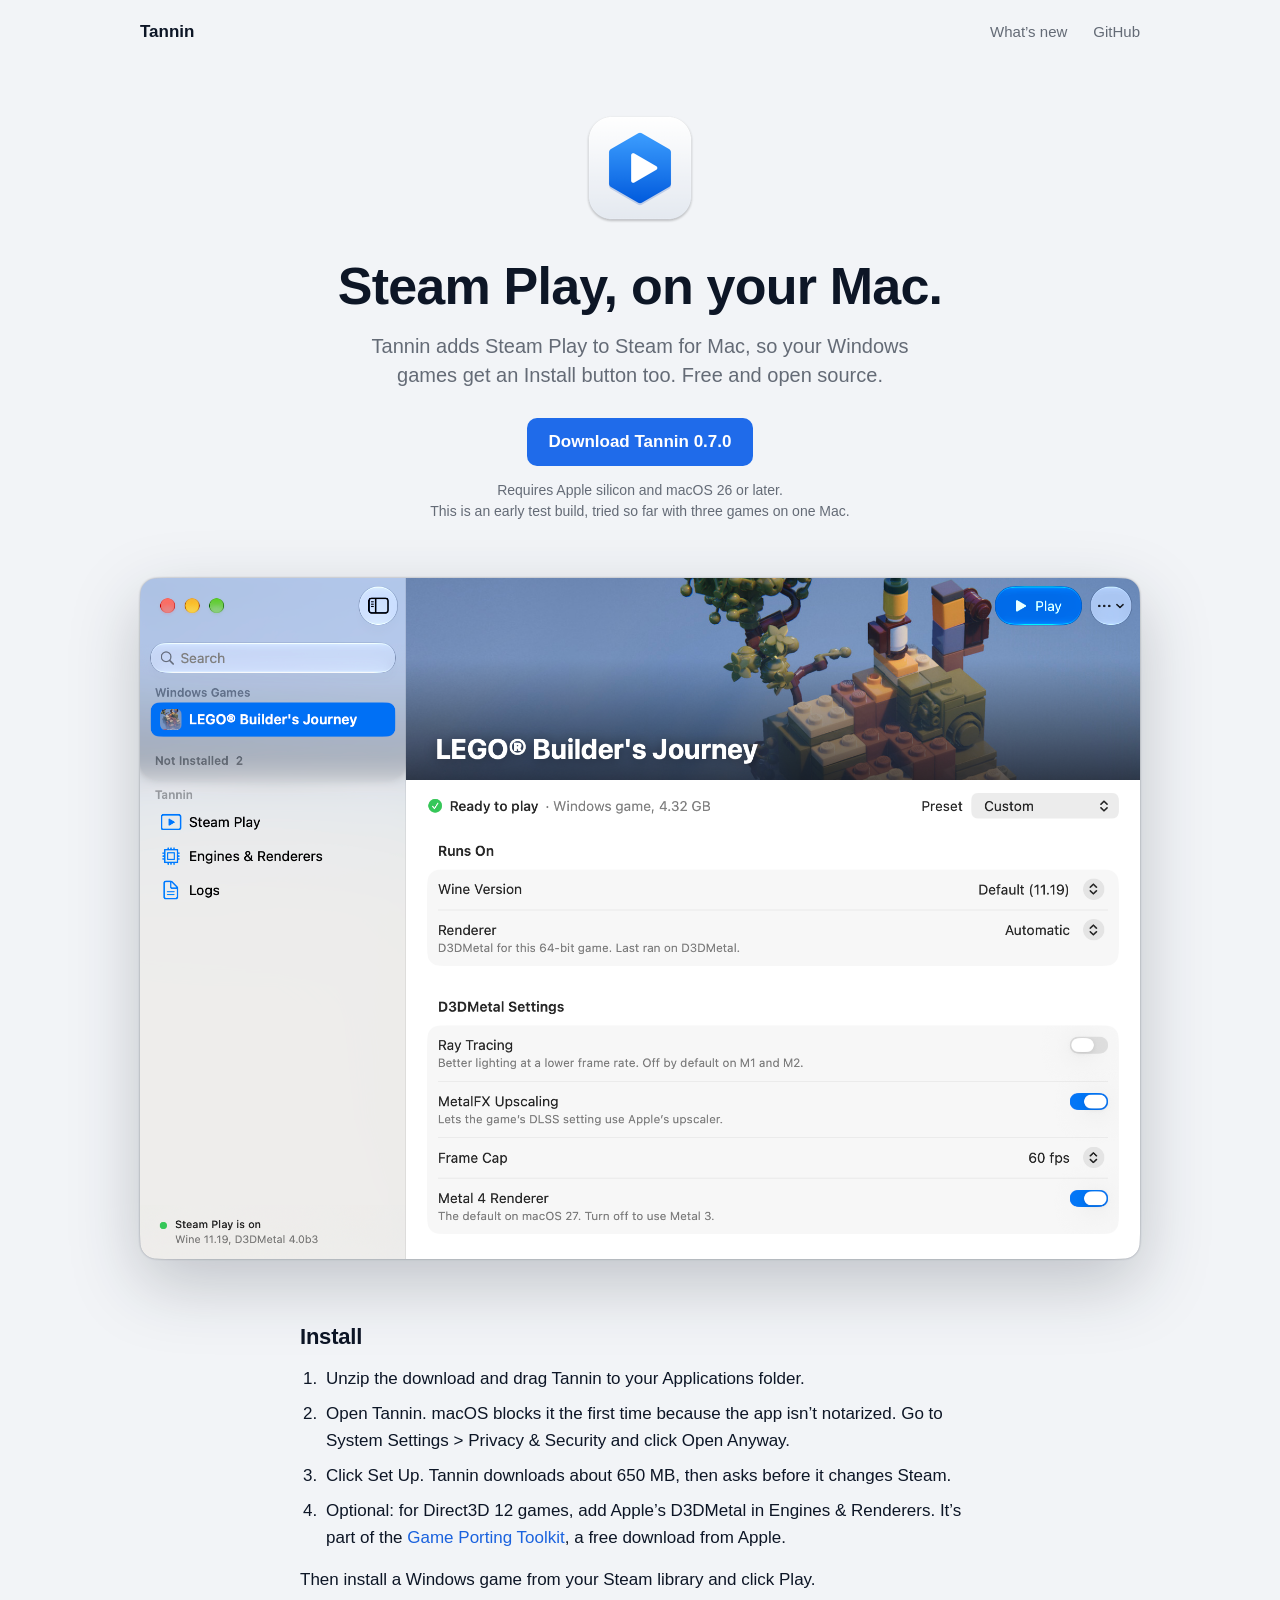
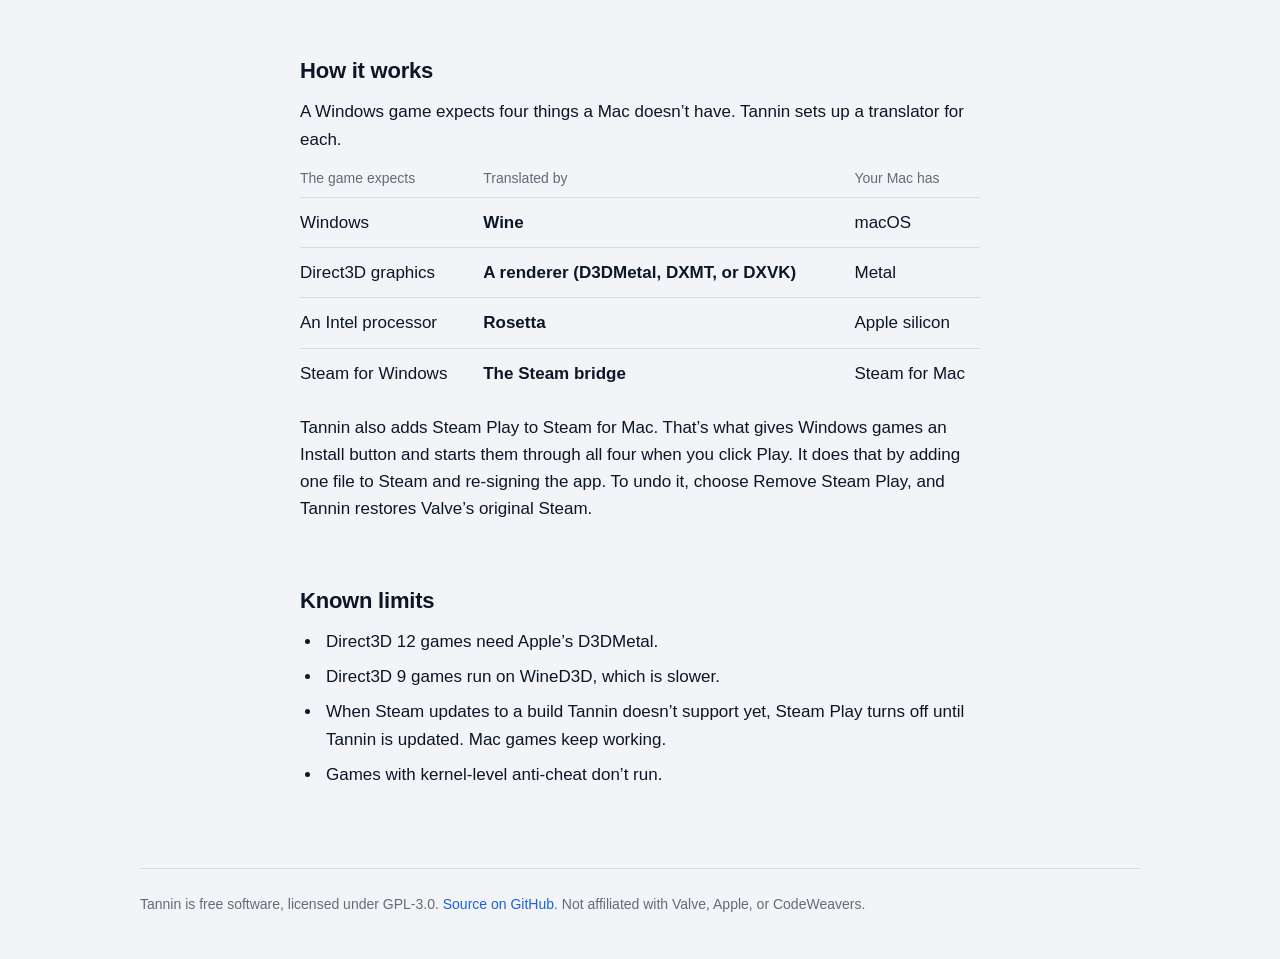
<file: docs/index.html>
<!doctype html>
<html lang="en">
<head>
<meta charset="utf-8">
<meta name="viewport" content="width=device-width, initial-scale=1">
<title>Tannin: Steam Play, on your Mac</title>
<meta name="description" content="Tannin adds Steam Play to Steam for Mac, so your Windows games get an Install button too. Free and open source.">
<meta property="og:title" content="Tannin: Steam Play, on your Mac">
<meta property="og:description" content="Tannin adds Steam Play to Steam for Mac, so your Windows games get an Install button too. Free and open source.">
<meta property="og:image" content="https://lantelyes.github.io/tannin/screenshots/game-light.png">
<link rel="icon" href="icon.png">
<link rel="stylesheet" href="site.css">
</head>
<body>

<header class="wrap nav">
  <span class="name">Tannin</span>
  <nav class="links" aria-label="Site">
    <a href="whats-new.html">What’s new</a>
    <a href="https://github.com/lantelyes/tannin">GitHub</a>
  </nav>
</header>

<main>
  <div class="wrap hero">
    <img class="icon" src="icon.png" width="128" height="128" alt="">
    <h1>Steam Play, on your Mac.</h1>
    <p class="sub">Tannin adds Steam Play to Steam for Mac, so your Windows games get an Install button too. Free and open source.</p>
    <!-- scripts/release.sh rewrites the next line for each release. -->
    <a class="btn" href="https://github.com/lantelyes/tannin/releases/download/v0.7.0/Tannin-0.7.0.zip">Download Tannin 0.7.0</a>
    <p class="fine">Requires Apple silicon and macOS 26 or later.<br>This is an early test build, tried so far with three games on one Mac.</p>
  </div>

  <div class="wrap">
    <picture>
      <source media="(prefers-color-scheme: dark)" srcset="screenshots/game-dark.png">
      <img class="shot" src="screenshots/game-light.png" width="1880" height="1280" alt="Tannin’s window, with Windows games in the sidebar and one game’s page showing its artwork, a Play button, its Wine version, its renderer, and its settings">
    </picture>
  </div>

  <div class="col">
    <section>
      <h2>Install</h2>
      <ol>
        <li>Unzip the download and drag Tannin to your Applications folder.</li>
        <li>Open Tannin. macOS blocks it the first time because the app isn’t notarized. Go to System Settings &gt; Privacy &amp; Security and click Open Anyway.</li>
        <li>Click Set Up. Tannin downloads about 650 MB, then asks before it changes Steam.</li>
        <li>Optional: for Direct3D 12 games, add Apple’s D3DMetal in Engines &amp; Renderers. It’s part of the <a href="https://developer.apple.com/download/all/?q=game%20porting%20toolkit">Game Porting Toolkit</a>, a free download from Apple.</li>
      </ol>
      <p>Then install a Windows game from your Steam library and click Play.</p>
    </section>

    <section>
      <h2>How it works</h2>
      <p>A Windows game expects four things a Mac doesn’t have. Tannin sets up a translator for each.</p>
      <div class="pairs">
        <table>
          <thead>
            <tr><th scope="col">The game expects</th><th scope="col">Translated by</th><th scope="col">Your Mac has</th></tr>
          </thead>
          <tbody>
            <tr><td>Windows</td><td>Wine</td><td>macOS</td></tr>
            <tr><td>Direct3D graphics</td><td>A renderer (D3DMetal, DXMT, or DXVK)</td><td>Metal</td></tr>
            <tr><td>An Intel processor</td><td>Rosetta</td><td>Apple silicon</td></tr>
            <tr><td>Steam for Windows</td><td>The Steam bridge</td><td>Steam for Mac</td></tr>
          </tbody>
        </table>
      </div>
      <p>Tannin also adds Steam Play to Steam for Mac. That’s what gives Windows games an Install button and starts them through all four when you click Play. It does that by adding one file to Steam and re-signing the app. To undo it, choose Remove Steam Play, and Tannin restores Valve’s original Steam.</p>
    </section>

    <section>
      <h2>Known limits</h2>
      <ul>
        <li>Direct3D 12 games need Apple’s D3DMetal.</li>
        <li>Direct3D 9 games run on WineD3D, which is slower.</li>
        <li>When Steam updates to a build Tannin doesn’t support yet, Steam Play turns off until Tannin is updated. Mac games keep working.</li>
        <li>Games with kernel-level anti-cheat don’t run.</li>
      </ul>
    </section>
  </div>
</main>

<footer class="wrap foot">
  Tannin is free software, licensed under GPL-3.0. <a href="https://github.com/lantelyes/tannin">Source on GitHub</a>. Not affiliated with Valve, Apple, or CodeWeavers.
</footer>

</body>
</html>
</file>
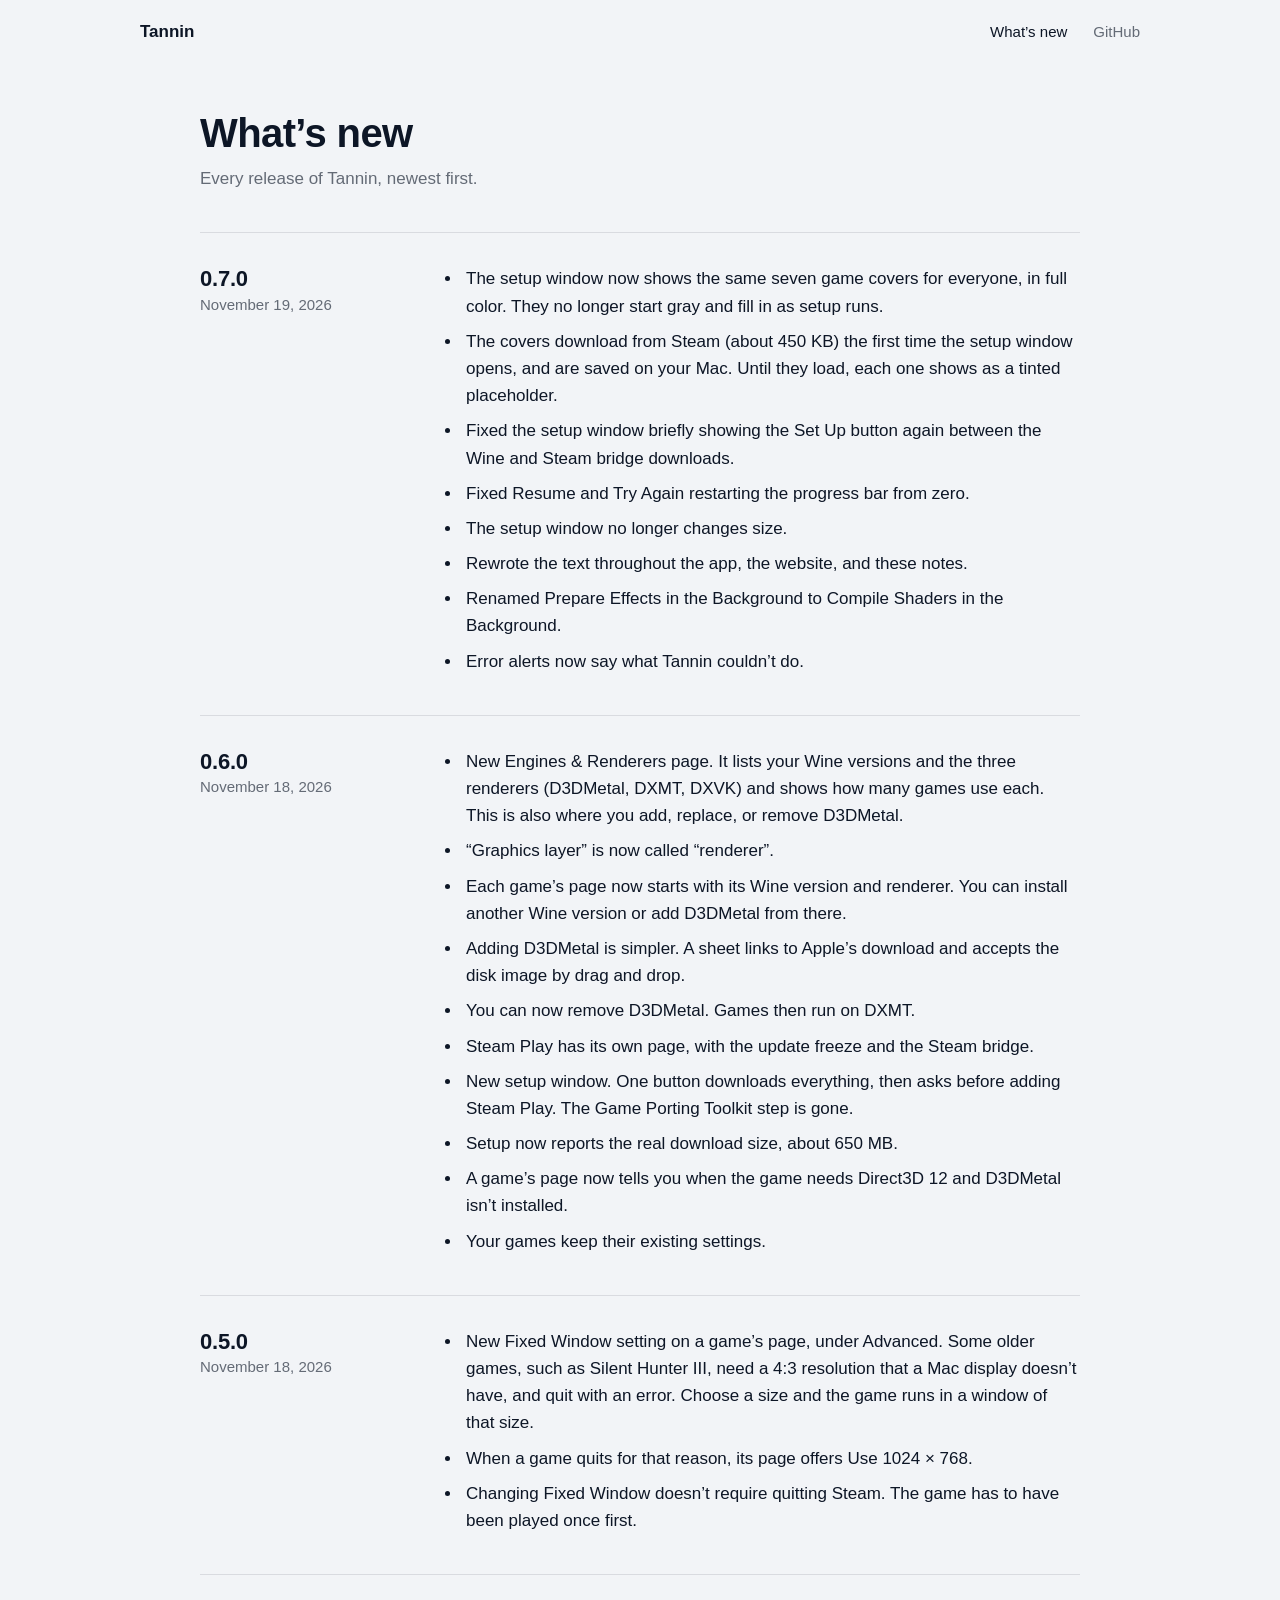
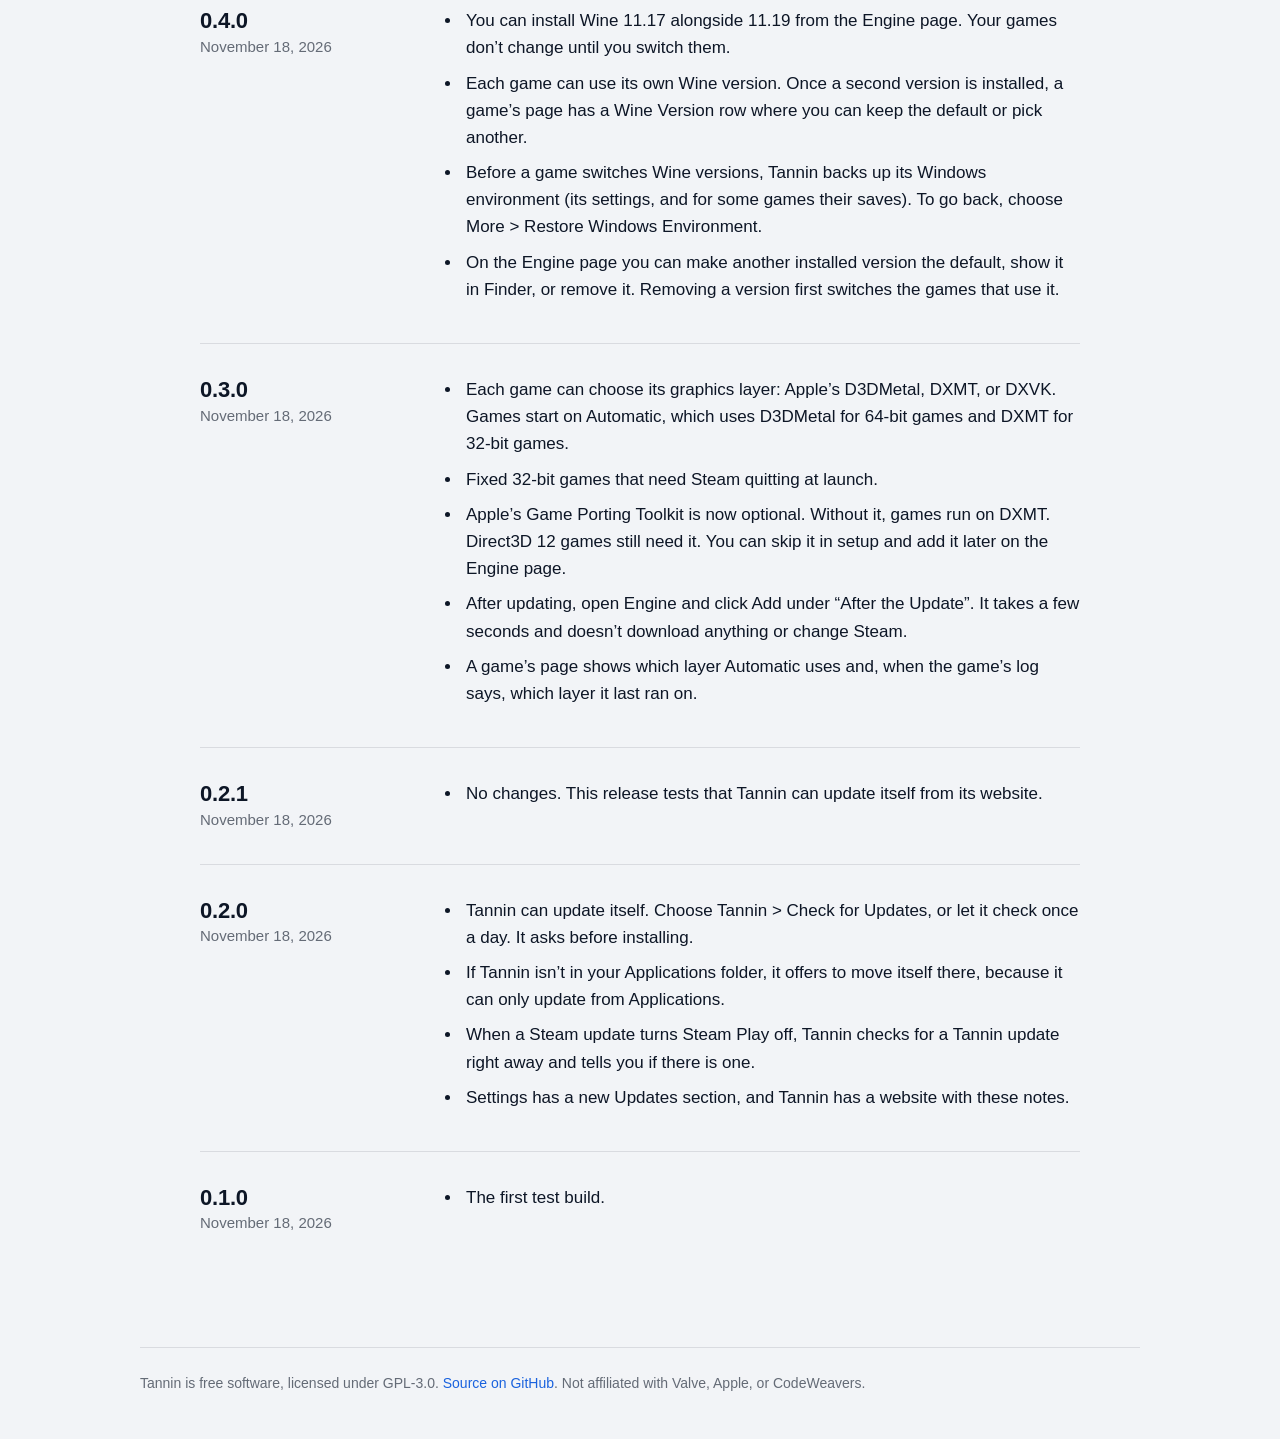
<file: docs/whats-new.html>
<!doctype html>
<html lang="en">
<head>
<meta charset="utf-8">
<meta name="viewport" content="width=device-width, initial-scale=1">
<title>What’s new in Tannin</title>
<meta name="description" content="Every release of Tannin, newest first.">
<link rel="icon" href="icon.png">
<link rel="stylesheet" href="site.css">
</head>
<body>
<!-- Written by scripts/make-notes.swift from CHANGELOG.md. Change the notes there, not here. -->

<header class="wrap nav">
  <a class="name" href="./">Tannin</a>
  <nav class="links" aria-label="Site">
    <a href="whats-new.html" aria-current="page">What’s new</a>
    <a href="https://github.com/lantelyes/tannin">GitHub</a>
  </nav>
</header>

<main class="news">
  <h1>What’s new</h1>
  <p class="lead">Every release of Tannin, newest first.</p>
  <section class="rel">
    <div>
      <h2>0.7.0</h2>
      <div class="date">November 19, 2026</div>
    </div>
    <div class="changes">
<ul>
  <li>The setup window now shows the same seven game covers for everyone, in full color. They no longer start gray and fill in as setup runs.</li>
  <li>The covers download from Steam (about 450 KB) the first time the setup window opens, and are saved on your Mac. Until they load, each one shows as a tinted placeholder.</li>
  <li>Fixed the setup window briefly showing the Set Up button again between the Wine and Steam bridge downloads.</li>
  <li>Fixed Resume and Try Again restarting the progress bar from zero.</li>
  <li>The setup window no longer changes size.</li>
  <li>Rewrote the text throughout the app, the website, and these notes.</li>
  <li>Renamed Prepare Effects in the Background to Compile Shaders in the Background.</li>
  <li>Error alerts now say what Tannin couldn’t do.</li>
</ul>
    </div>
  </section>
  <section class="rel">
    <div>
      <h2>0.6.0</h2>
      <div class="date">November 18, 2026</div>
    </div>
    <div class="changes">
<ul>
  <li>New Engines &amp; Renderers page. It lists your Wine versions and the three renderers (D3DMetal, DXMT, DXVK) and shows how many games use each. This is also where you add, replace, or remove D3DMetal.</li>
  <li>“Graphics layer” is now called “renderer”.</li>
  <li>Each game’s page now starts with its Wine version and renderer. You can install another Wine version or add D3DMetal from there.</li>
  <li>Adding D3DMetal is simpler. A sheet links to Apple’s download and accepts the disk image by drag and drop.</li>
  <li>You can now remove D3DMetal. Games then run on DXMT.</li>
  <li>Steam Play has its own page, with the update freeze and the Steam bridge.</li>
  <li>New setup window. One button downloads everything, then asks before adding Steam Play. The Game Porting Toolkit step is gone.</li>
  <li>Setup now reports the real download size, about 650 MB.</li>
  <li>A game’s page now tells you when the game needs Direct3D 12 and D3DMetal isn’t installed.</li>
  <li>Your games keep their existing settings.</li>
</ul>
    </div>
  </section>
  <section class="rel">
    <div>
      <h2>0.5.0</h2>
      <div class="date">November 18, 2026</div>
    </div>
    <div class="changes">
<ul>
  <li>New Fixed Window setting on a game’s page, under Advanced. Some older games, such as Silent Hunter III, need a 4:3 resolution that a Mac display doesn’t have, and quit with an error. Choose a size and the game runs in a window of that size.</li>
  <li>When a game quits for that reason, its page offers Use 1024 × 768.</li>
  <li>Changing Fixed Window doesn’t require quitting Steam. The game has to have been played once first.</li>
</ul>
    </div>
  </section>
  <section class="rel">
    <div>
      <h2>0.4.0</h2>
      <div class="date">November 18, 2026</div>
    </div>
    <div class="changes">
<ul>
  <li>You can install Wine 11.17 alongside 11.19 from the Engine page. Your games don’t change until you switch them.</li>
  <li>Each game can use its own Wine version. Once a second version is installed, a game’s page has a Wine Version row where you can keep the default or pick another.</li>
  <li>Before a game switches Wine versions, Tannin backs up its Windows environment (its settings, and for some games their saves). To go back, choose More &gt; Restore Windows Environment.</li>
  <li>On the Engine page you can make another installed version the default, show it in Finder, or remove it. Removing a version first switches the games that use it.</li>
</ul>
    </div>
  </section>
  <section class="rel">
    <div>
      <h2>0.3.0</h2>
      <div class="date">November 18, 2026</div>
    </div>
    <div class="changes">
<ul>
  <li>Each game can choose its graphics layer: Apple’s D3DMetal, DXMT, or DXVK. Games start on Automatic, which uses D3DMetal for 64-bit games and DXMT for 32-bit games.</li>
  <li>Fixed 32-bit games that need Steam quitting at launch.</li>
  <li>Apple’s Game Porting Toolkit is now optional. Without it, games run on DXMT. Direct3D 12 games still need it. You can skip it in setup and add it later on the Engine page.</li>
  <li>After updating, open Engine and click Add under “After the Update”. It takes a few seconds and doesn’t download anything or change Steam.</li>
  <li>A game’s page shows which layer Automatic uses and, when the game’s log says, which layer it last ran on.</li>
</ul>
    </div>
  </section>
  <section class="rel">
    <div>
      <h2>0.2.1</h2>
      <div class="date">November 18, 2026</div>
    </div>
    <div class="changes">
<ul>
  <li>No changes. This release tests that Tannin can update itself from its website.</li>
</ul>
    </div>
  </section>
  <section class="rel">
    <div>
      <h2>0.2.0</h2>
      <div class="date">November 18, 2026</div>
    </div>
    <div class="changes">
<ul>
  <li>Tannin can update itself. Choose Tannin &gt; Check for Updates, or let it check once a day. It asks before installing.</li>
  <li>If Tannin isn’t in your Applications folder, it offers to move itself there, because it can only update from Applications.</li>
  <li>When a Steam update turns Steam Play off, Tannin checks for a Tannin update right away and tells you if there is one.</li>
  <li>Settings has a new Updates section, and Tannin has a website with these notes.</li>
</ul>
    </div>
  </section>
  <section class="rel">
    <div>
      <h2>0.1.0</h2>
      <div class="date">November 18, 2026</div>
    </div>
    <div class="changes">
<ul>
  <li>The first test build.</li>
</ul>
    </div>
  </section>
</main>

<footer class="wrap foot">
  Tannin is free software, licensed under GPL-3.0. <a href="https://github.com/lantelyes/tannin">Source on GitHub</a>. Not affiliated with Valve, Apple, or CodeWeavers.
</footer>

</body>
</html>
</file>
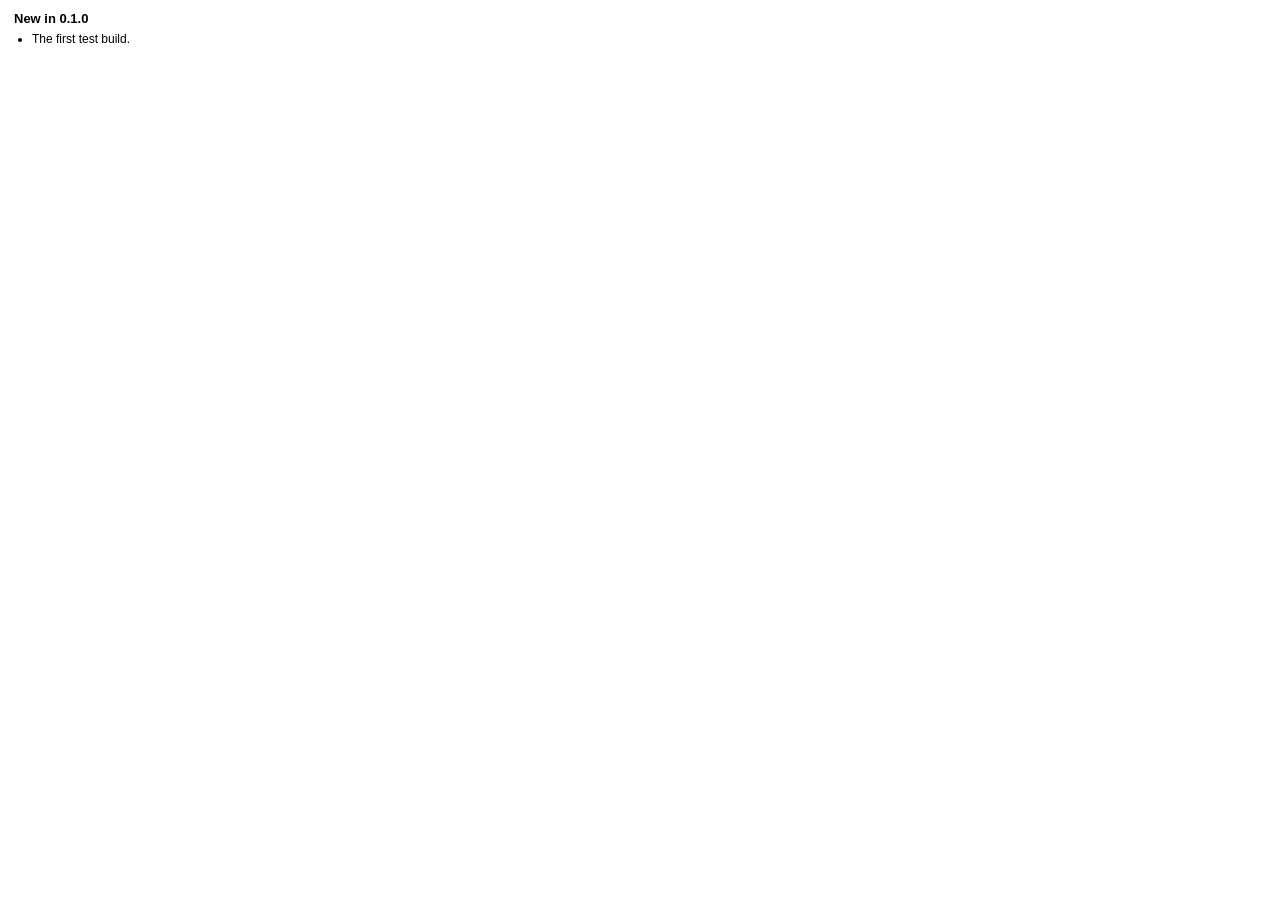
<file: docs/notes/0.1.0.html>
<!doctype html>
<html lang="en">
<head>
<meta charset="utf-8">
<meta name="color-scheme" content="light dark">
<title>What’s new in Tannin 0.1.0</title>
<style>
:root { color-scheme: light dark; }
body { margin: 0; padding: 10px 14px; font: 12px/17px -apple-system, BlinkMacSystemFont, sans-serif; color: CanvasText; }
h2 { margin: 0 0 4px; font-size: 13px; line-height: 17px; font-weight: 700; }
h3 { margin: 0 0 2px; font-size: 12px; font-weight: 600; }
ul { margin: 0 0 10px; padding-left: 18px; }
p { margin: 0 0 10px; }
a { color: LinkText; }
</style>
</head>
<body>
<!-- Written by scripts/make-notes.swift from CHANGELOG.md. Change the notes there, not here. -->
<h2>New in 0.1.0</h2>
<ul>
  <li>The first test build.</li>
</ul>
</body>
</html>
</file>
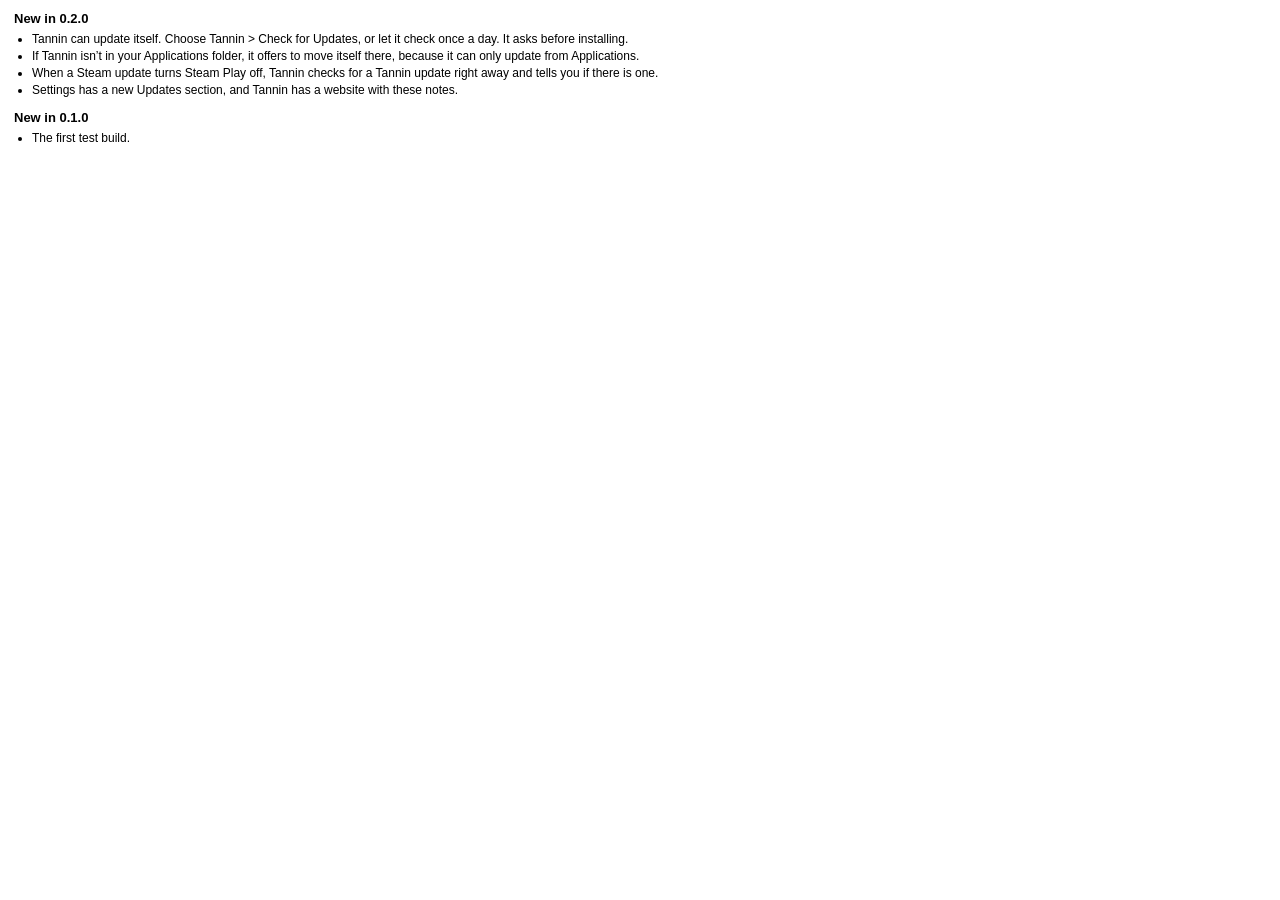
<file: docs/notes/0.2.0.html>
<!doctype html>
<html lang="en">
<head>
<meta charset="utf-8">
<meta name="color-scheme" content="light dark">
<title>What’s new in Tannin 0.2.0</title>
<style>
:root { color-scheme: light dark; }
body { margin: 0; padding: 10px 14px; font: 12px/17px -apple-system, BlinkMacSystemFont, sans-serif; color: CanvasText; }
h2 { margin: 0 0 4px; font-size: 13px; line-height: 17px; font-weight: 700; }
h3 { margin: 0 0 2px; font-size: 12px; font-weight: 600; }
ul { margin: 0 0 10px; padding-left: 18px; }
p { margin: 0 0 10px; }
a { color: LinkText; }
</style>
</head>
<body>
<!-- Written by scripts/make-notes.swift from CHANGELOG.md. Change the notes there, not here. -->
<h2>New in 0.2.0</h2>
<ul>
  <li>Tannin can update itself. Choose Tannin &gt; Check for Updates, or let it check once a day. It asks before installing.</li>
  <li>If Tannin isn’t in your Applications folder, it offers to move itself there, because it can only update from Applications.</li>
  <li>When a Steam update turns Steam Play off, Tannin checks for a Tannin update right away and tells you if there is one.</li>
  <li>Settings has a new Updates section, and Tannin has a website with these notes.</li>
</ul>
<h2>New in 0.1.0</h2>
<ul>
  <li>The first test build.</li>
</ul>
</body>
</html>
</file>
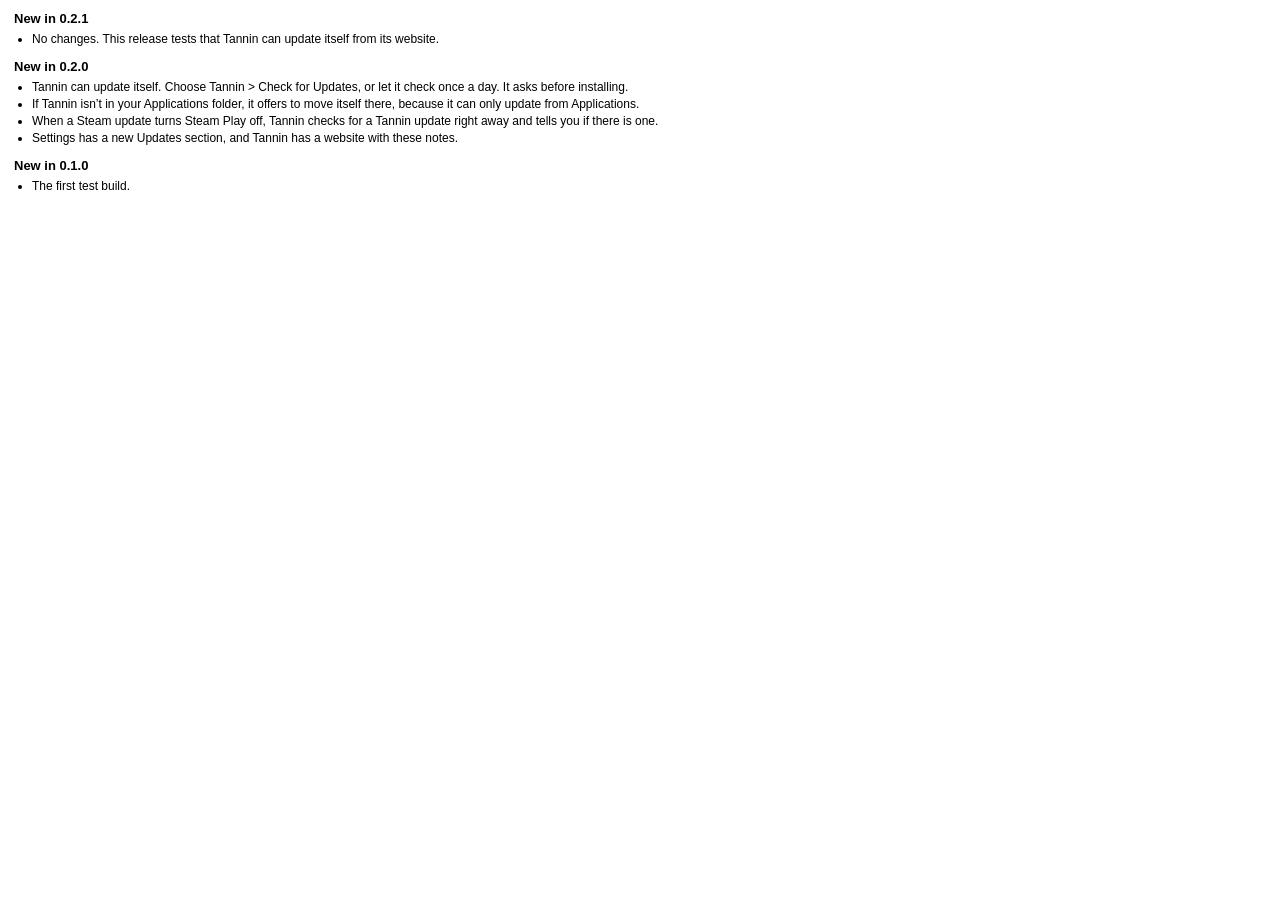
<file: docs/notes/0.2.1.html>
<!doctype html>
<html lang="en">
<head>
<meta charset="utf-8">
<meta name="color-scheme" content="light dark">
<title>What’s new in Tannin 0.2.1</title>
<style>
:root { color-scheme: light dark; }
body { margin: 0; padding: 10px 14px; font: 12px/17px -apple-system, BlinkMacSystemFont, sans-serif; color: CanvasText; }
h2 { margin: 0 0 4px; font-size: 13px; line-height: 17px; font-weight: 700; }
h3 { margin: 0 0 2px; font-size: 12px; font-weight: 600; }
ul { margin: 0 0 10px; padding-left: 18px; }
p { margin: 0 0 10px; }
a { color: LinkText; }
</style>
</head>
<body>
<!-- Written by scripts/make-notes.swift from CHANGELOG.md. Change the notes there, not here. -->
<h2>New in 0.2.1</h2>
<ul>
  <li>No changes. This release tests that Tannin can update itself from its website.</li>
</ul>
<h2>New in 0.2.0</h2>
<ul>
  <li>Tannin can update itself. Choose Tannin &gt; Check for Updates, or let it check once a day. It asks before installing.</li>
  <li>If Tannin isn’t in your Applications folder, it offers to move itself there, because it can only update from Applications.</li>
  <li>When a Steam update turns Steam Play off, Tannin checks for a Tannin update right away and tells you if there is one.</li>
  <li>Settings has a new Updates section, and Tannin has a website with these notes.</li>
</ul>
<h2>New in 0.1.0</h2>
<ul>
  <li>The first test build.</li>
</ul>
</body>
</html>
</file>
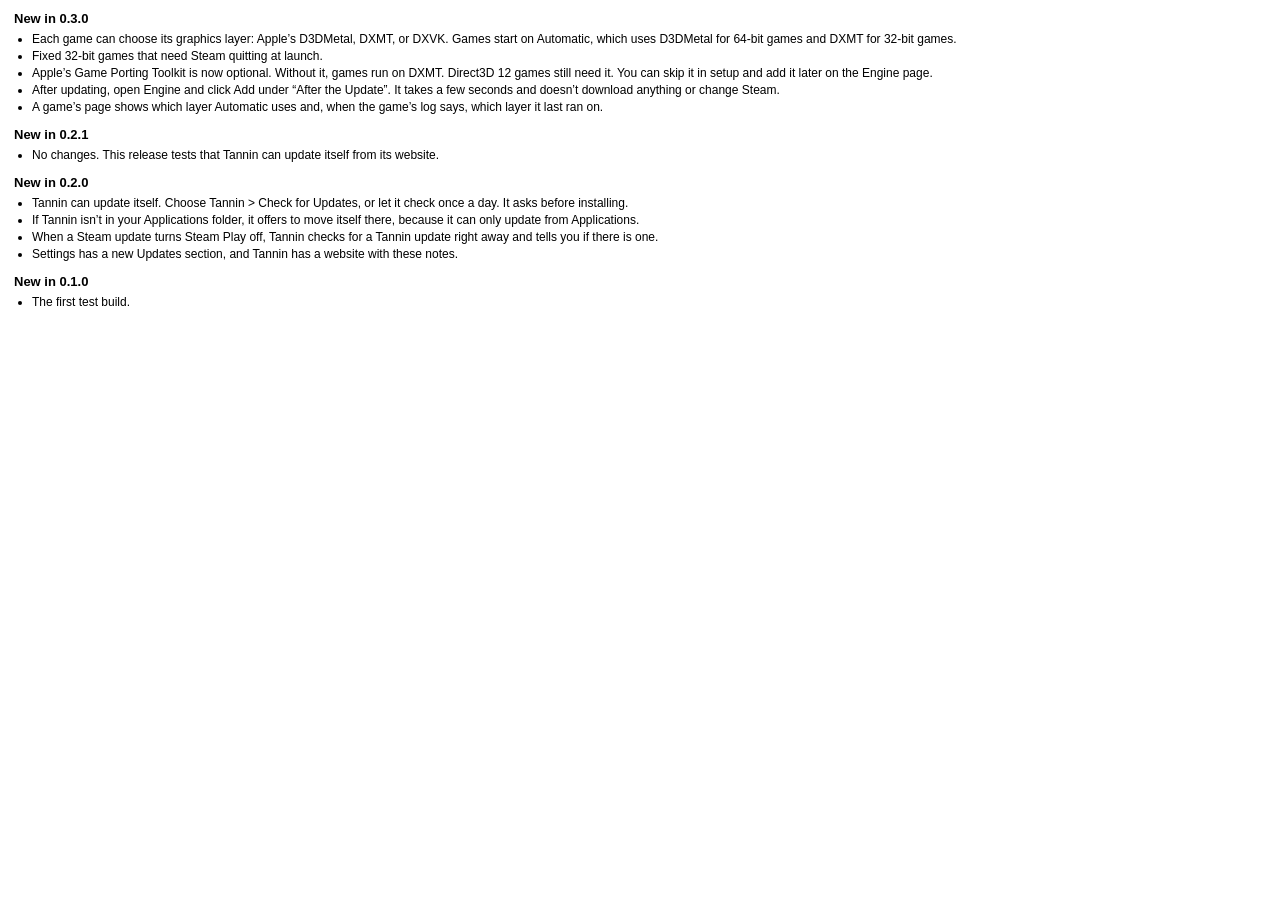
<file: docs/notes/0.3.0.html>
<!doctype html>
<html lang="en">
<head>
<meta charset="utf-8">
<meta name="color-scheme" content="light dark">
<title>What’s new in Tannin 0.3.0</title>
<style>
:root { color-scheme: light dark; }
body { margin: 0; padding: 10px 14px; font: 12px/17px -apple-system, BlinkMacSystemFont, sans-serif; color: CanvasText; }
h2 { margin: 0 0 4px; font-size: 13px; line-height: 17px; font-weight: 700; }
h3 { margin: 0 0 2px; font-size: 12px; font-weight: 600; }
ul { margin: 0 0 10px; padding-left: 18px; }
p { margin: 0 0 10px; }
a { color: LinkText; }
</style>
</head>
<body>
<!-- Written by scripts/make-notes.swift from CHANGELOG.md. Change the notes there, not here. -->
<h2>New in 0.3.0</h2>
<ul>
  <li>Each game can choose its graphics layer: Apple’s D3DMetal, DXMT, or DXVK. Games start on Automatic, which uses D3DMetal for 64-bit games and DXMT for 32-bit games.</li>
  <li>Fixed 32-bit games that need Steam quitting at launch.</li>
  <li>Apple’s Game Porting Toolkit is now optional. Without it, games run on DXMT. Direct3D 12 games still need it. You can skip it in setup and add it later on the Engine page.</li>
  <li>After updating, open Engine and click Add under “After the Update”. It takes a few seconds and doesn’t download anything or change Steam.</li>
  <li>A game’s page shows which layer Automatic uses and, when the game’s log says, which layer it last ran on.</li>
</ul>
<h2>New in 0.2.1</h2>
<ul>
  <li>No changes. This release tests that Tannin can update itself from its website.</li>
</ul>
<h2>New in 0.2.0</h2>
<ul>
  <li>Tannin can update itself. Choose Tannin &gt; Check for Updates, or let it check once a day. It asks before installing.</li>
  <li>If Tannin isn’t in your Applications folder, it offers to move itself there, because it can only update from Applications.</li>
  <li>When a Steam update turns Steam Play off, Tannin checks for a Tannin update right away and tells you if there is one.</li>
  <li>Settings has a new Updates section, and Tannin has a website with these notes.</li>
</ul>
<h2>New in 0.1.0</h2>
<ul>
  <li>The first test build.</li>
</ul>
</body>
</html>
</file>
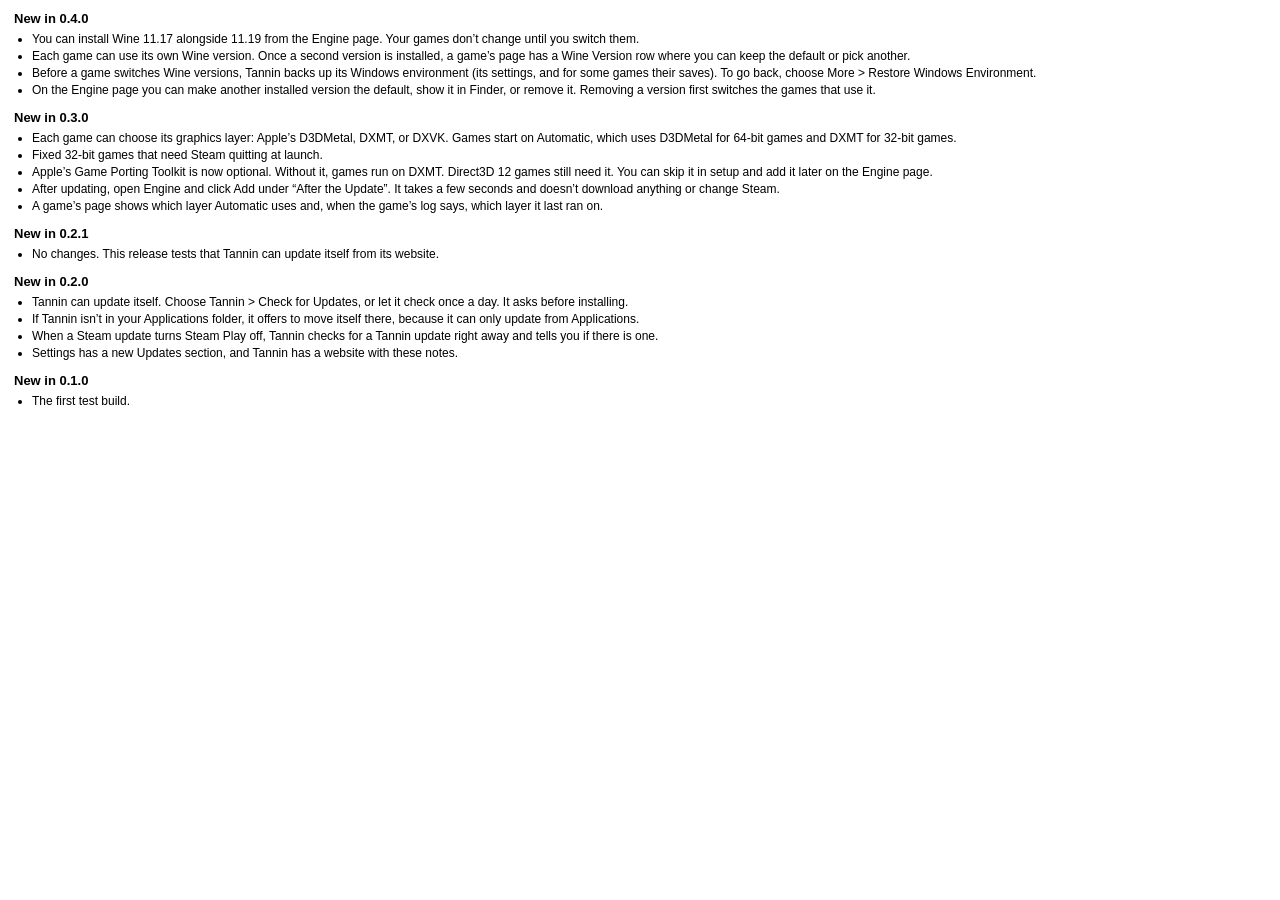
<file: docs/notes/0.4.0.html>
<!doctype html>
<html lang="en">
<head>
<meta charset="utf-8">
<meta name="color-scheme" content="light dark">
<title>What’s new in Tannin 0.4.0</title>
<style>
:root { color-scheme: light dark; }
body { margin: 0; padding: 10px 14px; font: 12px/17px -apple-system, BlinkMacSystemFont, sans-serif; color: CanvasText; }
h2 { margin: 0 0 4px; font-size: 13px; line-height: 17px; font-weight: 700; }
h3 { margin: 0 0 2px; font-size: 12px; font-weight: 600; }
ul { margin: 0 0 10px; padding-left: 18px; }
p { margin: 0 0 10px; }
a { color: LinkText; }
</style>
</head>
<body>
<!-- Written by scripts/make-notes.swift from CHANGELOG.md. Change the notes there, not here. -->
<h2>New in 0.4.0</h2>
<ul>
  <li>You can install Wine 11.17 alongside 11.19 from the Engine page. Your games don’t change until you switch them.</li>
  <li>Each game can use its own Wine version. Once a second version is installed, a game’s page has a Wine Version row where you can keep the default or pick another.</li>
  <li>Before a game switches Wine versions, Tannin backs up its Windows environment (its settings, and for some games their saves). To go back, choose More &gt; Restore Windows Environment.</li>
  <li>On the Engine page you can make another installed version the default, show it in Finder, or remove it. Removing a version first switches the games that use it.</li>
</ul>
<h2>New in 0.3.0</h2>
<ul>
  <li>Each game can choose its graphics layer: Apple’s D3DMetal, DXMT, or DXVK. Games start on Automatic, which uses D3DMetal for 64-bit games and DXMT for 32-bit games.</li>
  <li>Fixed 32-bit games that need Steam quitting at launch.</li>
  <li>Apple’s Game Porting Toolkit is now optional. Without it, games run on DXMT. Direct3D 12 games still need it. You can skip it in setup and add it later on the Engine page.</li>
  <li>After updating, open Engine and click Add under “After the Update”. It takes a few seconds and doesn’t download anything or change Steam.</li>
  <li>A game’s page shows which layer Automatic uses and, when the game’s log says, which layer it last ran on.</li>
</ul>
<h2>New in 0.2.1</h2>
<ul>
  <li>No changes. This release tests that Tannin can update itself from its website.</li>
</ul>
<h2>New in 0.2.0</h2>
<ul>
  <li>Tannin can update itself. Choose Tannin &gt; Check for Updates, or let it check once a day. It asks before installing.</li>
  <li>If Tannin isn’t in your Applications folder, it offers to move itself there, because it can only update from Applications.</li>
  <li>When a Steam update turns Steam Play off, Tannin checks for a Tannin update right away and tells you if there is one.</li>
  <li>Settings has a new Updates section, and Tannin has a website with these notes.</li>
</ul>
<h2>New in 0.1.0</h2>
<ul>
  <li>The first test build.</li>
</ul>
</body>
</html>
</file>
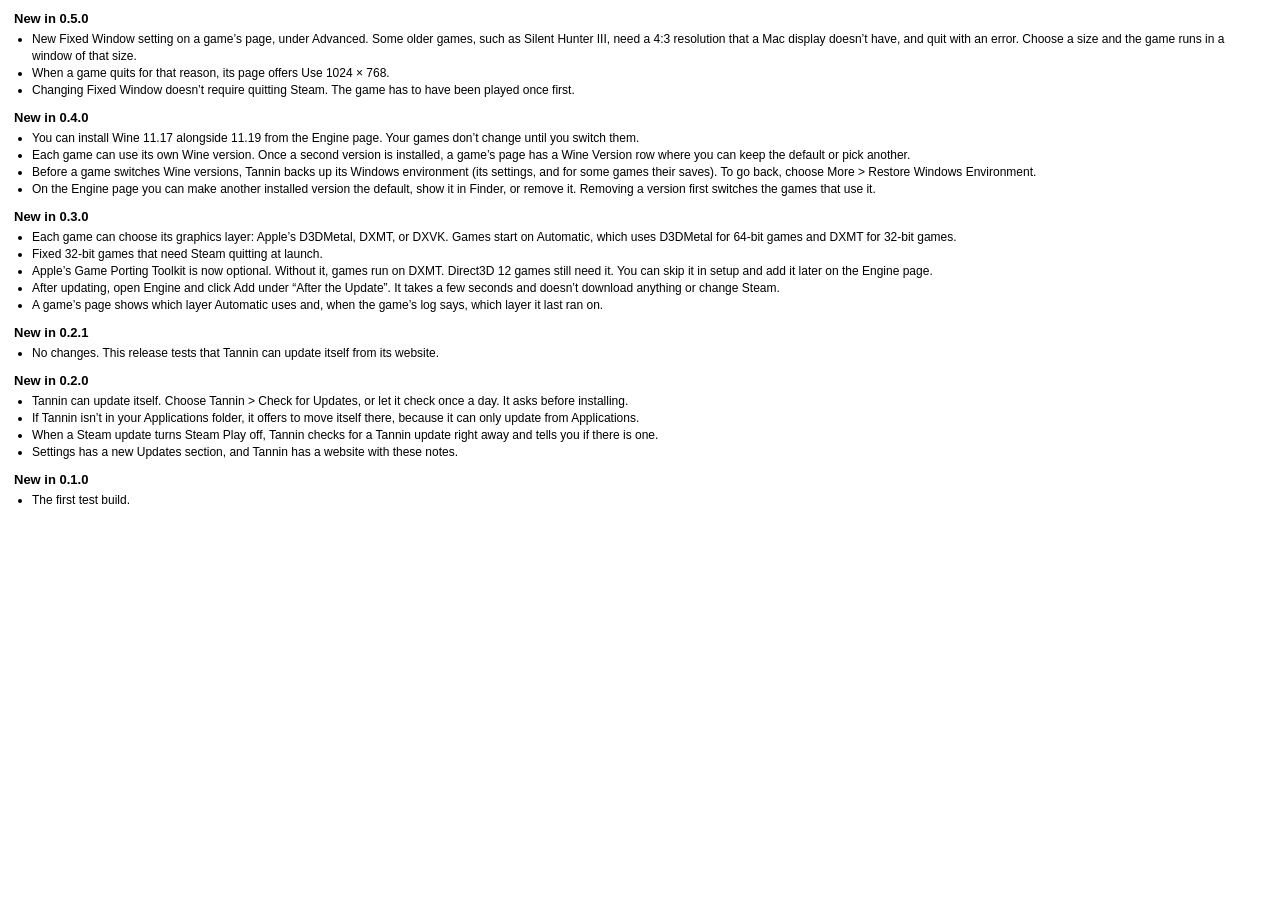
<file: docs/notes/0.5.0.html>
<!doctype html>
<html lang="en">
<head>
<meta charset="utf-8">
<meta name="color-scheme" content="light dark">
<title>What’s new in Tannin 0.5.0</title>
<style>
:root { color-scheme: light dark; }
body { margin: 0; padding: 10px 14px; font: 12px/17px -apple-system, BlinkMacSystemFont, sans-serif; color: CanvasText; }
h2 { margin: 0 0 4px; font-size: 13px; line-height: 17px; font-weight: 700; }
h3 { margin: 0 0 2px; font-size: 12px; font-weight: 600; }
ul { margin: 0 0 10px; padding-left: 18px; }
p { margin: 0 0 10px; }
a { color: LinkText; }
</style>
</head>
<body>
<!-- Written by scripts/make-notes.swift from CHANGELOG.md. Change the notes there, not here. -->
<h2>New in 0.5.0</h2>
<ul>
  <li>New Fixed Window setting on a game’s page, under Advanced. Some older games, such as Silent Hunter III, need a 4:3 resolution that a Mac display doesn’t have, and quit with an error. Choose a size and the game runs in a window of that size.</li>
  <li>When a game quits for that reason, its page offers Use 1024 × 768.</li>
  <li>Changing Fixed Window doesn’t require quitting Steam. The game has to have been played once first.</li>
</ul>
<h2>New in 0.4.0</h2>
<ul>
  <li>You can install Wine 11.17 alongside 11.19 from the Engine page. Your games don’t change until you switch them.</li>
  <li>Each game can use its own Wine version. Once a second version is installed, a game’s page has a Wine Version row where you can keep the default or pick another.</li>
  <li>Before a game switches Wine versions, Tannin backs up its Windows environment (its settings, and for some games their saves). To go back, choose More &gt; Restore Windows Environment.</li>
  <li>On the Engine page you can make another installed version the default, show it in Finder, or remove it. Removing a version first switches the games that use it.</li>
</ul>
<h2>New in 0.3.0</h2>
<ul>
  <li>Each game can choose its graphics layer: Apple’s D3DMetal, DXMT, or DXVK. Games start on Automatic, which uses D3DMetal for 64-bit games and DXMT for 32-bit games.</li>
  <li>Fixed 32-bit games that need Steam quitting at launch.</li>
  <li>Apple’s Game Porting Toolkit is now optional. Without it, games run on DXMT. Direct3D 12 games still need it. You can skip it in setup and add it later on the Engine page.</li>
  <li>After updating, open Engine and click Add under “After the Update”. It takes a few seconds and doesn’t download anything or change Steam.</li>
  <li>A game’s page shows which layer Automatic uses and, when the game’s log says, which layer it last ran on.</li>
</ul>
<h2>New in 0.2.1</h2>
<ul>
  <li>No changes. This release tests that Tannin can update itself from its website.</li>
</ul>
<h2>New in 0.2.0</h2>
<ul>
  <li>Tannin can update itself. Choose Tannin &gt; Check for Updates, or let it check once a day. It asks before installing.</li>
  <li>If Tannin isn’t in your Applications folder, it offers to move itself there, because it can only update from Applications.</li>
  <li>When a Steam update turns Steam Play off, Tannin checks for a Tannin update right away and tells you if there is one.</li>
  <li>Settings has a new Updates section, and Tannin has a website with these notes.</li>
</ul>
<h2>New in 0.1.0</h2>
<ul>
  <li>The first test build.</li>
</ul>
</body>
</html>
</file>
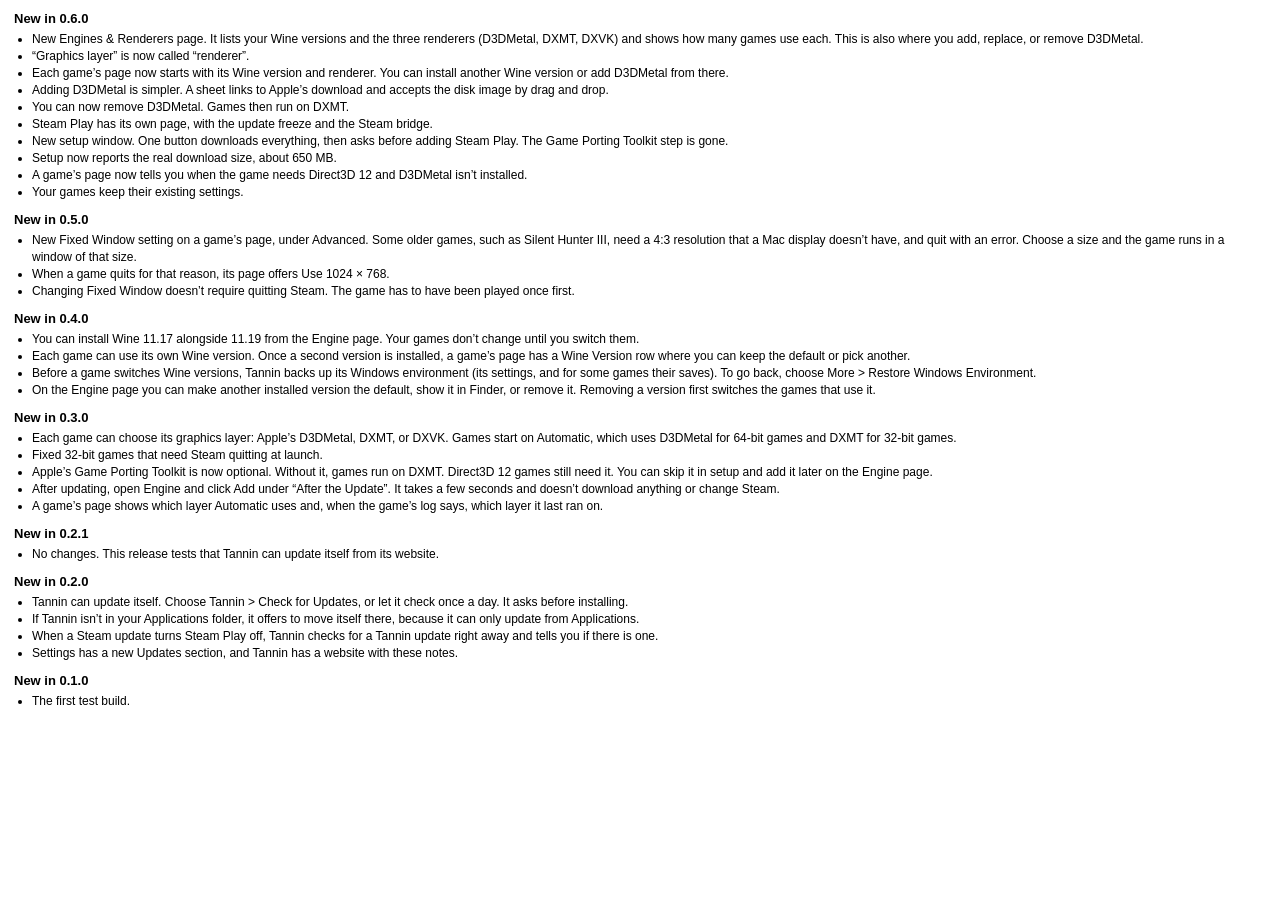
<file: docs/notes/0.6.0.html>
<!doctype html>
<html lang="en">
<head>
<meta charset="utf-8">
<meta name="color-scheme" content="light dark">
<title>What’s new in Tannin 0.6.0</title>
<style>
:root { color-scheme: light dark; }
body { margin: 0; padding: 10px 14px; font: 12px/17px -apple-system, BlinkMacSystemFont, sans-serif; color: CanvasText; }
h2 { margin: 0 0 4px; font-size: 13px; line-height: 17px; font-weight: 700; }
h3 { margin: 0 0 2px; font-size: 12px; font-weight: 600; }
ul { margin: 0 0 10px; padding-left: 18px; }
p { margin: 0 0 10px; }
a { color: LinkText; }
</style>
</head>
<body>
<!-- Written by scripts/make-notes.swift from CHANGELOG.md. Change the notes there, not here. -->
<h2>New in 0.6.0</h2>
<ul>
  <li>New Engines &amp; Renderers page. It lists your Wine versions and the three renderers (D3DMetal, DXMT, DXVK) and shows how many games use each. This is also where you add, replace, or remove D3DMetal.</li>
  <li>“Graphics layer” is now called “renderer”.</li>
  <li>Each game’s page now starts with its Wine version and renderer. You can install another Wine version or add D3DMetal from there.</li>
  <li>Adding D3DMetal is simpler. A sheet links to Apple’s download and accepts the disk image by drag and drop.</li>
  <li>You can now remove D3DMetal. Games then run on DXMT.</li>
  <li>Steam Play has its own page, with the update freeze and the Steam bridge.</li>
  <li>New setup window. One button downloads everything, then asks before adding Steam Play. The Game Porting Toolkit step is gone.</li>
  <li>Setup now reports the real download size, about 650 MB.</li>
  <li>A game’s page now tells you when the game needs Direct3D 12 and D3DMetal isn’t installed.</li>
  <li>Your games keep their existing settings.</li>
</ul>
<h2>New in 0.5.0</h2>
<ul>
  <li>New Fixed Window setting on a game’s page, under Advanced. Some older games, such as Silent Hunter III, need a 4:3 resolution that a Mac display doesn’t have, and quit with an error. Choose a size and the game runs in a window of that size.</li>
  <li>When a game quits for that reason, its page offers Use 1024 × 768.</li>
  <li>Changing Fixed Window doesn’t require quitting Steam. The game has to have been played once first.</li>
</ul>
<h2>New in 0.4.0</h2>
<ul>
  <li>You can install Wine 11.17 alongside 11.19 from the Engine page. Your games don’t change until you switch them.</li>
  <li>Each game can use its own Wine version. Once a second version is installed, a game’s page has a Wine Version row where you can keep the default or pick another.</li>
  <li>Before a game switches Wine versions, Tannin backs up its Windows environment (its settings, and for some games their saves). To go back, choose More &gt; Restore Windows Environment.</li>
  <li>On the Engine page you can make another installed version the default, show it in Finder, or remove it. Removing a version first switches the games that use it.</li>
</ul>
<h2>New in 0.3.0</h2>
<ul>
  <li>Each game can choose its graphics layer: Apple’s D3DMetal, DXMT, or DXVK. Games start on Automatic, which uses D3DMetal for 64-bit games and DXMT for 32-bit games.</li>
  <li>Fixed 32-bit games that need Steam quitting at launch.</li>
  <li>Apple’s Game Porting Toolkit is now optional. Without it, games run on DXMT. Direct3D 12 games still need it. You can skip it in setup and add it later on the Engine page.</li>
  <li>After updating, open Engine and click Add under “After the Update”. It takes a few seconds and doesn’t download anything or change Steam.</li>
  <li>A game’s page shows which layer Automatic uses and, when the game’s log says, which layer it last ran on.</li>
</ul>
<h2>New in 0.2.1</h2>
<ul>
  <li>No changes. This release tests that Tannin can update itself from its website.</li>
</ul>
<h2>New in 0.2.0</h2>
<ul>
  <li>Tannin can update itself. Choose Tannin &gt; Check for Updates, or let it check once a day. It asks before installing.</li>
  <li>If Tannin isn’t in your Applications folder, it offers to move itself there, because it can only update from Applications.</li>
  <li>When a Steam update turns Steam Play off, Tannin checks for a Tannin update right away and tells you if there is one.</li>
  <li>Settings has a new Updates section, and Tannin has a website with these notes.</li>
</ul>
<h2>New in 0.1.0</h2>
<ul>
  <li>The first test build.</li>
</ul>
</body>
</html>
</file>
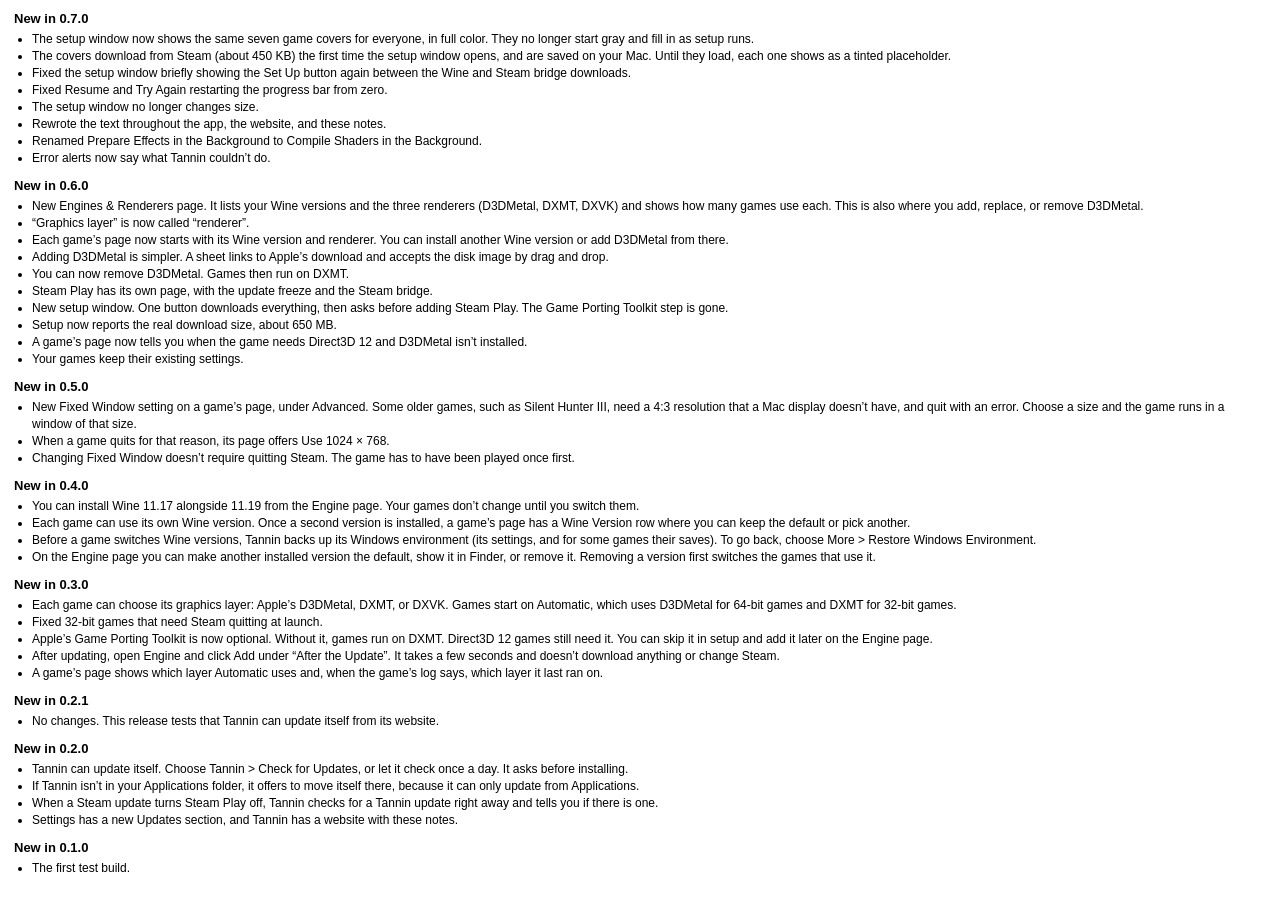
<file: docs/notes/0.7.0.html>
<!doctype html>
<html lang="en">
<head>
<meta charset="utf-8">
<meta name="color-scheme" content="light dark">
<title>What’s new in Tannin 0.7.0</title>
<style>
:root { color-scheme: light dark; }
body { margin: 0; padding: 10px 14px; font: 12px/17px -apple-system, BlinkMacSystemFont, sans-serif; color: CanvasText; }
h2 { margin: 0 0 4px; font-size: 13px; line-height: 17px; font-weight: 700; }
h3 { margin: 0 0 2px; font-size: 12px; font-weight: 600; }
ul { margin: 0 0 10px; padding-left: 18px; }
p { margin: 0 0 10px; }
a { color: LinkText; }
</style>
</head>
<body>
<!-- Written by scripts/make-notes.swift from CHANGELOG.md. Change the notes there, not here. -->
<h2>New in 0.7.0</h2>
<ul>
  <li>The setup window now shows the same seven game covers for everyone, in full color. They no longer start gray and fill in as setup runs.</li>
  <li>The covers download from Steam (about 450 KB) the first time the setup window opens, and are saved on your Mac. Until they load, each one shows as a tinted placeholder.</li>
  <li>Fixed the setup window briefly showing the Set Up button again between the Wine and Steam bridge downloads.</li>
  <li>Fixed Resume and Try Again restarting the progress bar from zero.</li>
  <li>The setup window no longer changes size.</li>
  <li>Rewrote the text throughout the app, the website, and these notes.</li>
  <li>Renamed Prepare Effects in the Background to Compile Shaders in the Background.</li>
  <li>Error alerts now say what Tannin couldn’t do.</li>
</ul>
<h2>New in 0.6.0</h2>
<ul>
  <li>New Engines &amp; Renderers page. It lists your Wine versions and the three renderers (D3DMetal, DXMT, DXVK) and shows how many games use each. This is also where you add, replace, or remove D3DMetal.</li>
  <li>“Graphics layer” is now called “renderer”.</li>
  <li>Each game’s page now starts with its Wine version and renderer. You can install another Wine version or add D3DMetal from there.</li>
  <li>Adding D3DMetal is simpler. A sheet links to Apple’s download and accepts the disk image by drag and drop.</li>
  <li>You can now remove D3DMetal. Games then run on DXMT.</li>
  <li>Steam Play has its own page, with the update freeze and the Steam bridge.</li>
  <li>New setup window. One button downloads everything, then asks before adding Steam Play. The Game Porting Toolkit step is gone.</li>
  <li>Setup now reports the real download size, about 650 MB.</li>
  <li>A game’s page now tells you when the game needs Direct3D 12 and D3DMetal isn’t installed.</li>
  <li>Your games keep their existing settings.</li>
</ul>
<h2>New in 0.5.0</h2>
<ul>
  <li>New Fixed Window setting on a game’s page, under Advanced. Some older games, such as Silent Hunter III, need a 4:3 resolution that a Mac display doesn’t have, and quit with an error. Choose a size and the game runs in a window of that size.</li>
  <li>When a game quits for that reason, its page offers Use 1024 × 768.</li>
  <li>Changing Fixed Window doesn’t require quitting Steam. The game has to have been played once first.</li>
</ul>
<h2>New in 0.4.0</h2>
<ul>
  <li>You can install Wine 11.17 alongside 11.19 from the Engine page. Your games don’t change until you switch them.</li>
  <li>Each game can use its own Wine version. Once a second version is installed, a game’s page has a Wine Version row where you can keep the default or pick another.</li>
  <li>Before a game switches Wine versions, Tannin backs up its Windows environment (its settings, and for some games their saves). To go back, choose More &gt; Restore Windows Environment.</li>
  <li>On the Engine page you can make another installed version the default, show it in Finder, or remove it. Removing a version first switches the games that use it.</li>
</ul>
<h2>New in 0.3.0</h2>
<ul>
  <li>Each game can choose its graphics layer: Apple’s D3DMetal, DXMT, or DXVK. Games start on Automatic, which uses D3DMetal for 64-bit games and DXMT for 32-bit games.</li>
  <li>Fixed 32-bit games that need Steam quitting at launch.</li>
  <li>Apple’s Game Porting Toolkit is now optional. Without it, games run on DXMT. Direct3D 12 games still need it. You can skip it in setup and add it later on the Engine page.</li>
  <li>After updating, open Engine and click Add under “After the Update”. It takes a few seconds and doesn’t download anything or change Steam.</li>
  <li>A game’s page shows which layer Automatic uses and, when the game’s log says, which layer it last ran on.</li>
</ul>
<h2>New in 0.2.1</h2>
<ul>
  <li>No changes. This release tests that Tannin can update itself from its website.</li>
</ul>
<h2>New in 0.2.0</h2>
<ul>
  <li>Tannin can update itself. Choose Tannin &gt; Check for Updates, or let it check once a day. It asks before installing.</li>
  <li>If Tannin isn’t in your Applications folder, it offers to move itself there, because it can only update from Applications.</li>
  <li>When a Steam update turns Steam Play off, Tannin checks for a Tannin update right away and tells you if there is one.</li>
  <li>Settings has a new Updates section, and Tannin has a website with these notes.</li>
</ul>
<h2>New in 0.1.0</h2>
<ul>
  <li>The first test build.</li>
</ul>
</body>
</html>
</file>
<file: docs/site.css>
/* Tannin's website. One stylesheet, the Mac's own typeface, no scripts. Dark follows the system setting. */

:root {
  color-scheme: light dark;
  --bg: #F2F4F7;
  --ink: #0D1626;
  --mute: rgba(13, 22, 38, .62);
  --line: rgba(13, 22, 38, .11);
  --link: #1A62DE;
  --btn: #1F6BEA;
  --onbtn: #FFFFFF;
  --winedge: rgba(13, 22, 38, .35);
  --winshadow: rgba(13, 22, 38, .22);
}

@media (prefers-color-scheme: dark) {
  :root {
    --bg: #0E1116;
    --ink: #E8ECF3;
    --mute: rgba(232, 236, 243, .62);
    --line: rgba(232, 236, 243, .13);
    --link: #6FA8FF;
    --btn: #2B72EE;
    --winedge: rgba(0, 0, 0, .9);
    --winshadow: rgba(0, 0, 0, .55);
  }
}

* { box-sizing: border-box; }

body {
  margin: 0;
  font: 17px/1.6 -apple-system, BlinkMacSystemFont, "SF Pro Text", "Segoe UI", Helvetica, Arial, sans-serif;
  color: var(--ink);
  background: var(--bg);
  -webkit-font-smoothing: antialiased;
  -webkit-text-size-adjust: 100%;
}

a { color: var(--link); text-decoration: none; }
a:hover { text-decoration: underline; }
a:focus-visible { outline: 2px solid var(--link); outline-offset: 3px; border-radius: 4px; }

.wrap { width: 1000px; max-width: calc(100% - 48px); margin: 0 auto; }
.col { width: 680px; max-width: calc(100% - 48px); margin: 0 auto; }

/* Top bar */
.nav { display: flex; align-items: center; height: 64px; font-size: 15px; }
.nav .name { font-size: 17px; font-weight: 600; color: var(--ink); }
.nav .links { margin-left: auto; display: flex; gap: 26px; }
.nav .links a { color: var(--mute); }
.nav .links a[aria-current] { color: var(--ink); }

/* The top of the landing page */
.hero { padding: 40px 0 56px; text-align: center; }
.hero .icon { display: block; width: 128px; height: 128px; margin: 0 auto 26px; }
h1 { margin: 0; font-size: 52px; line-height: 1.08; font-weight: 700; letter-spacing: -.015em; text-wrap: balance; }
.sub { max-width: 600px; margin: 18px auto 0; font-size: 20px; line-height: 1.45; color: var(--mute); text-wrap: balance; }
.btn { display: inline-block; margin-top: 28px; padding: 13px 22px; border-radius: 10px; background: var(--btn); color: var(--onbtn); font-size: 17px; line-height: 22px; font-weight: 600; }
.btn:hover { text-decoration: none; filter: brightness(1.08); }
.btn:focus-visible { outline-offset: 3px; border-radius: 10px; }
.fine { margin: 14px 0 0; font-size: 14px; line-height: 1.5; color: var(--mute); }

/* The app's window, with the shadow a window has */
.shot { display: block; width: 100%; height: auto; filter: drop-shadow(0 0 1px var(--winedge)) drop-shadow(0 24px 34px var(--winshadow)); }

/* The reading column */
.col section { margin-top: 64px; }
h2 { margin: 0 0 14px; font-size: 22px; line-height: 1.25; font-weight: 600; letter-spacing: -.01em; }
p { margin: 0 0 14px; }
ol, ul { margin: 0 0 14px; padding-left: 22px; }
li { margin-bottom: 8px; padding-left: 4px; }

/* How it works: what the game expects, what translates it, what the Mac has */
.pairs { margin: 4px 0 16px; overflow-x: auto; }
.pairs table { width: 100%; border-collapse: collapse; }
.pairs th { padding: 0 14px 8px 0; font-size: 14px; font-weight: 400; color: var(--mute); text-align: left; }
.pairs td { padding: 11px 14px 11px 0; border-top: 1px solid var(--line); vertical-align: top; }
.pairs td:nth-child(2) { font-weight: 600; }
.pairs th:last-child, .pairs td:last-child { padding-right: 0; }

.foot { margin-top: 80px; padding: 24px 0 44px; border-top: 1px solid var(--line); font-size: 14px; line-height: 1.6; color: var(--mute); }

/* What's New: version and date on the left, what changed on the right */
.news { width: 880px; max-width: calc(100% - 48px); margin: 0 auto; padding: 48px 0 0; }
.news h1 { font-size: 40px; }
.news .lead { margin: 10px 0 40px; color: var(--mute); }
.rel { display: grid; grid-template-columns: 200px minmax(0, 1fr); gap: 40px; padding: 32px 0; border-top: 1px solid var(--line); }
.rel h2 { margin: 0; font-size: 22px; }
.rel .date { font-size: 15px; color: var(--mute); }
.rel h3 { margin: 0 0 6px; font-size: 15px; font-weight: 600; color: var(--mute); }
.rel ul { margin-bottom: 18px; }
.rel .changes > :last-child { margin-bottom: 0; }

@media (max-width: 640px) {
  .wrap, .col, .news { max-width: calc(100% - 40px); }
  .nav { height: 56px; }
  .nav .links { gap: 18px; }
  .hero { padding: 20px 0 40px; }
  .hero .icon { width: 96px; height: 96px; }
  h1 { font-size: 34px; line-height: 1.12; }
  .sub { font-size: 18px; }
  .shot { filter: drop-shadow(0 0 1px var(--winedge)) drop-shadow(0 10px 16px var(--winshadow)); }
  .col section { margin-top: 44px; }
  .foot { margin-top: 52px; }
  .news { padding-top: 28px; }
  .news h1 { font-size: 32px; }
  .rel { grid-template-columns: minmax(0, 1fr); gap: 12px; }
}
</file>
